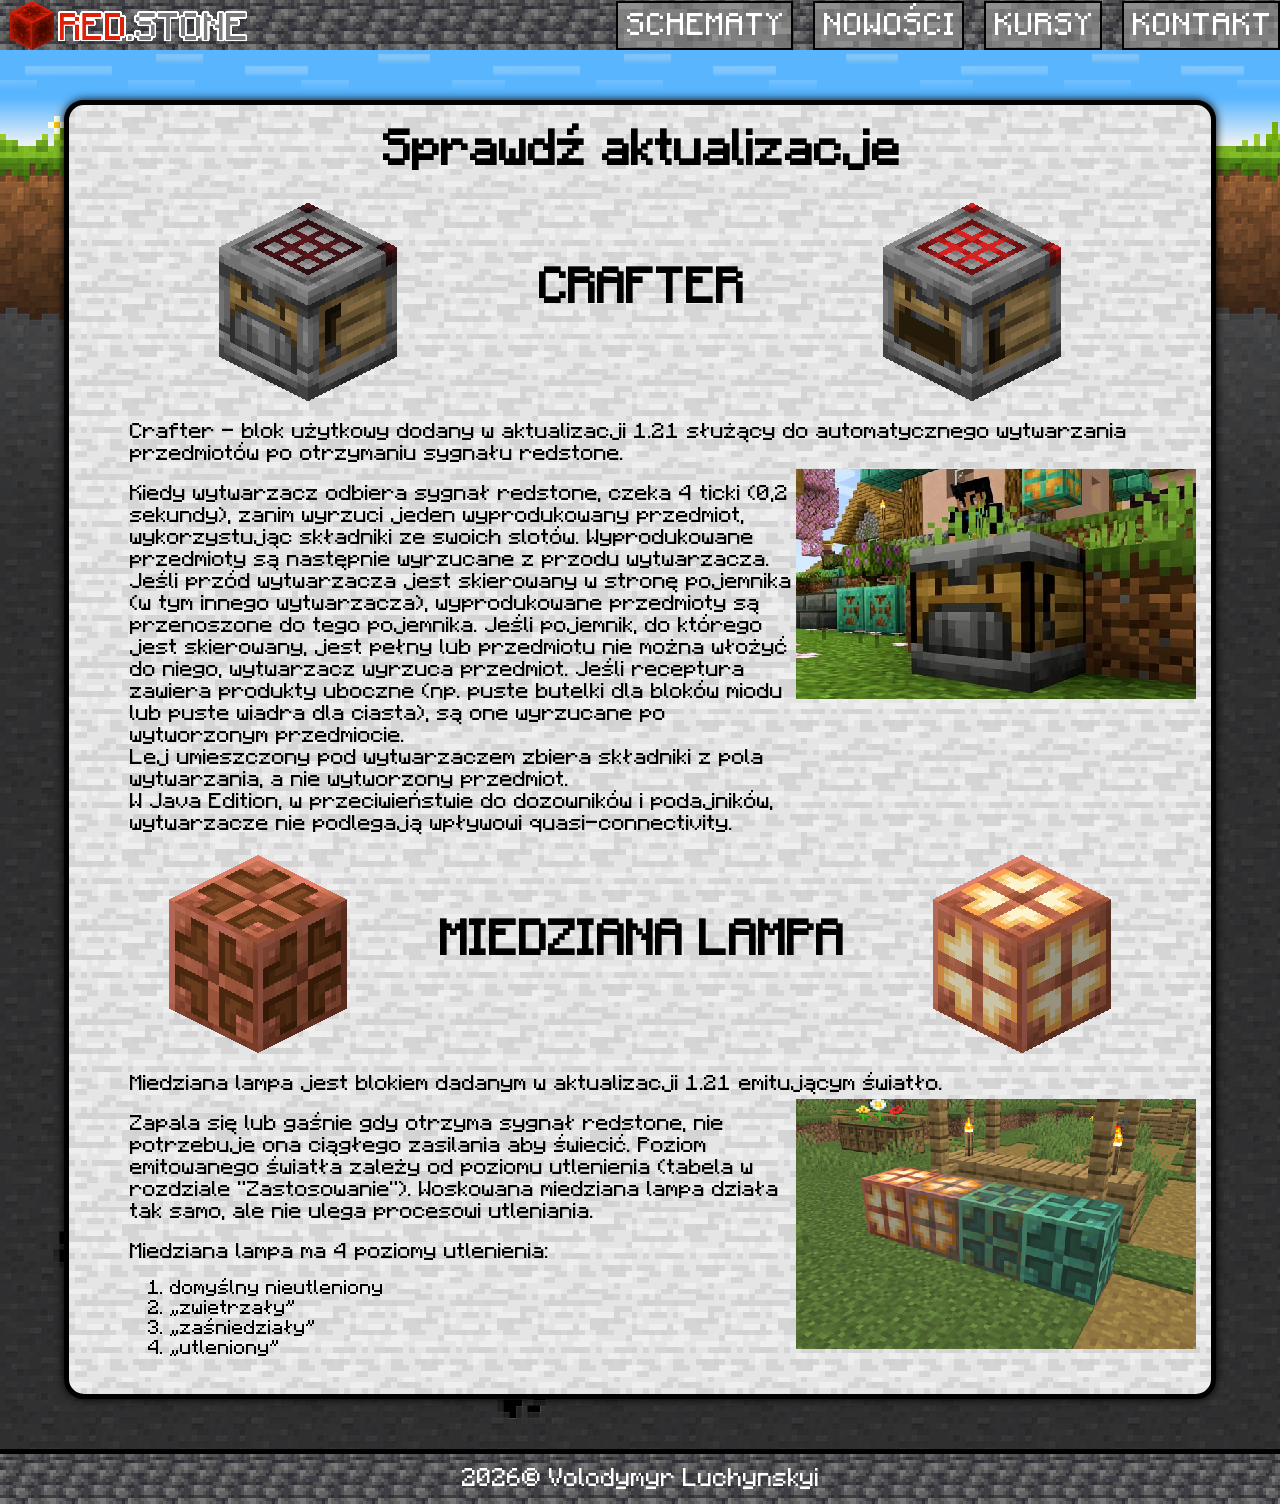
<file: aktualizacje.html>
<!DOCTYPE html>
<html lang="pl">
<head>
    <meta charset="UTF-8">
    <meta name="viewport" content="width=device-width, initial-scale=1.0">
    <title>Red.stone</title>
    <link rel="stylesheet" href="style.css">
    <link rel="icon" href="img/favicon.ico">
</head>
<body>
    <nav>
        <a href="index.html"><img src="img/redstone_logo.png" alt="redstone logo"></a>

        <ul>
            <li>
                <a href="schematy.html">SCHEMATY</a>
                <div class="dropdown">
                    <a href="schematy.html#bramy">Bramy logiczne</a>
                    <a href="schematy.html#dane">Komórki danych</a>
                    <a href="schematy.html#trans">Transmisja danych</a>
                </div>
            </li>
            
            <li>
                <a href="aktualizacje.html">NOWOŚCI</a>
                <div class="dropdown">
                    <a href="aktualizacje.html">Aktualizacje</a>
                </div>
            </li>
           
            <li>
                <a href="podstawowy.html">KURSY</a>
                <div class="dropdown">
                    <a href="podstawowy.html">Podstawowy</a>
                    <a href="zaawansowany.html">Zaawansowany</a>
                </div>
            </li>
            <li>
                <a href="kontakt.html">KONTAKT</a>
            </li>
        </ul>
    </nav>

    <main>
        <div class="artyk aktual">
            <h1>Sprawdź aktualizacje</h1>

            <div class="nazwa">
                <img width="200px" src="img/crafter.png" alt="crafter">
                <h1>CRAFTER</h1>
                <img width="200px" src="img/crafter_powered.png" alt="crafter">
            </div>

            <p>Crafter - blok użytkowy dodany w aktualizacji 1.21 służący do automatycznego wytwarzania przedmiotów po otrzymaniu sygnału redstone.</p>
            <div class="tresc">
                <p>Kiedy wytwarzacz odbiera sygnał redstone, czeka 4 ticki (0,2 sekundy), zanim wyrzuci jeden wyprodukowany przedmiot, wykorzystując składniki ze swoich slotów. Wyprodukowane przedmioty są następnie wyrzucane z przodu wytwarzacza. Jeśli przód wytwarzacza jest skierowany w stronę pojemnika (w tym innego wytwarzacza), wyprodukowane przedmioty są przenoszone do tego pojemnika. Jeśli pojemnik, do którego jest skierowany, jest pełny lub przedmiotu nie można włożyć do niego, wytwarzacz wyrzuca przedmiot. Jeśli receptura zawiera produkty uboczne (np. puste butelki dla bloków miodu lub puste wiadra dla ciasta), są one wyrzucane po wytworzonym przedmiocie.
                <br>Lej umieszczony pod wytwarzaczem zbiera składniki z pola wytwarzania, a nie wytworzony przedmiot.
                <br>W Java Edition, w przeciwieństwie do dozowników i podajników, wytwarzacze nie podlegają wpływowi quasi-connectivity.</p>                
                <img style="margin: 5px;" width="400px" height="100%" src="img/crafter_view.png" alt="crafter">
            </div>
            <br>
            <div class="nazwa">
                <img width="200px" src="img/Miedziana_lampa_off.png" alt="copper bulb">
                <h1>MIEDZIANA LAMPA</h1>
                <img width="200px" src="img/Miedziana_lampa_on.png" alt="copper bulb">
            </div>

            <p>Miedziana lampa jest blokiem dadanym w aktualizacji 1.21 emitującym światło.</p>
            <div class="tresc">
                <div>
                    <p>Zapala się lub gaśnie gdy otrzyma sygnał redstone, nie potrzebuje ona ciągłego zasilania aby świecić. Poziom emitowanego światła zależy od poziomu utlenienia (tabela w rozdziale "Zastosowanie"). Woskowana miedziana lampa działa tak samo, ale nie ulega procesowi utleniania.</p>
                    <p>Miedziana lampa ma 4 poziomy utlenienia:</p>
                    <ol>
                        <li>domyślny nieutleniony</li>
                        <li>„zwietrzały”</li>
                        <li>„zaśniedziały”</li>
                        <li>„utleniony”</li>
                    </ol>
                </div>
                <img style="margin: 5px;" width="400px" height="100%" src="img/Miedziana_lampa_view.png" alt="copper bulb">
            </div>
            
        </div>
    </main>
    
    <footer>
        <p>2026&copy Volodymyr Luchynskyi</p>
    </footer>

</body>
</html>
</file>
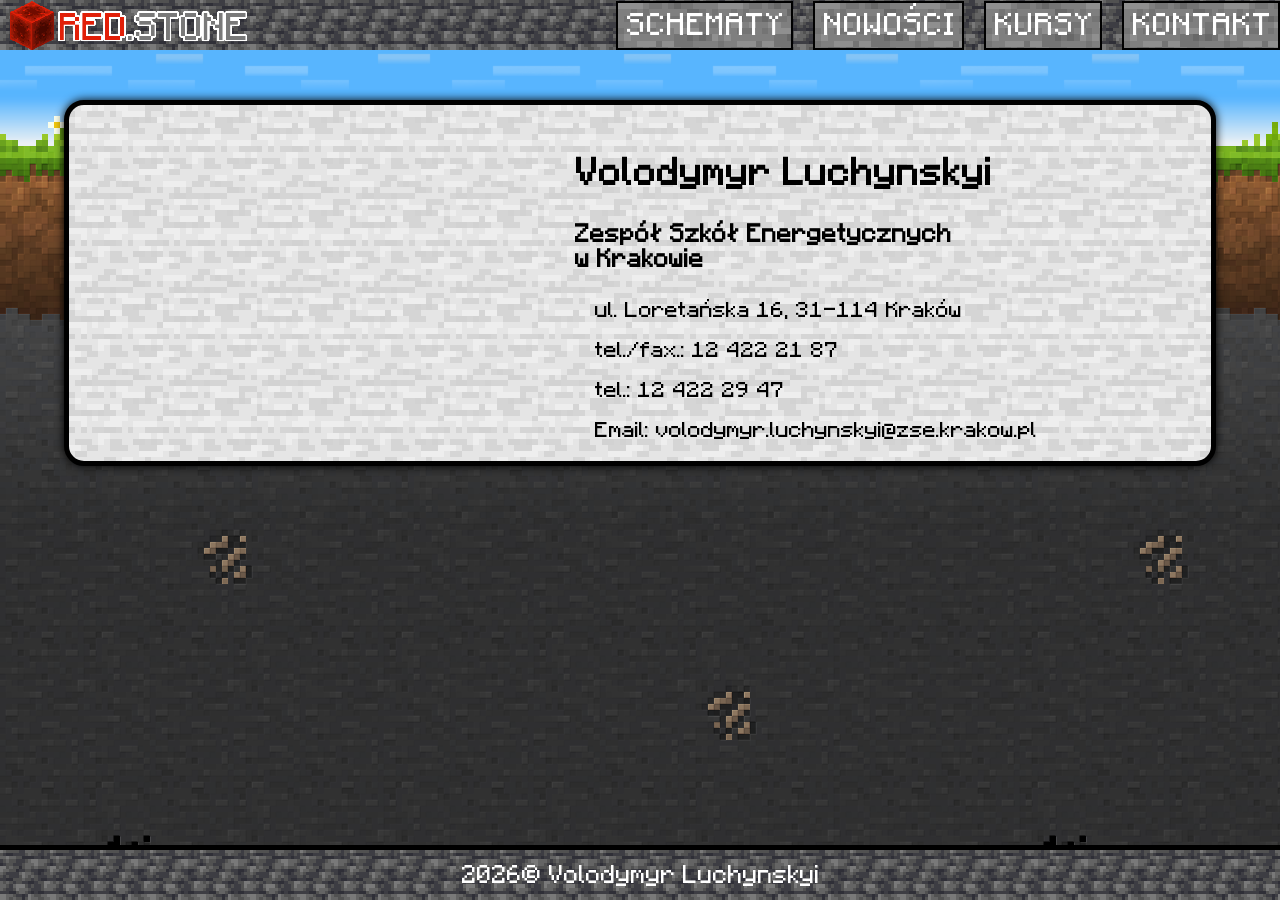
<file: kontakt.html>
<!DOCTYPE html>
<html lang="pl">
<head>
    <meta charset="UTF-8">
    <meta name="viewport" content="width=device-width, initial-scale=1.0">
    <title>Red.stone</title>
    <link rel="stylesheet" href="style.css">
    <link rel="icon" href="img/favicon.ico">
</head>
<body>
    <nav>
        <a href="index.html"><img src="img/redstone_logo.png" alt="redstone logo"></a>

        <ul>
            <li>
                <a href="schematy.html">SCHEMATY</a>
                <div class="dropdown">
                    <a href="schematy.html#bramy">Bramy logiczne</a>
                    <a href="schematy.html#dane">Komórki danych</a>
                    <a href="schematy.html#trans">Transmisja danych</a>
                </div>
            </li>
            
            <li>
                <a href="aktualizacje.html">NOWOŚCI</a>
                <div class="dropdown">
                    <a href="aktualizacje.html">Aktualizacje</a>
                </div>
            </li>
           
            <li>
                <a href="podstawowy.html">KURSY</a>
                <div class="dropdown">
                    <a href="podstawowy.html">Podstawowy</a>
                    <a href="zaawansowany.html">Zaawansowany</a>
                </div>
            </li>
            <li>
                <a href="kontakt.html">KONTAKT</a>
            </li>
        </ul>
    </nav>

    <main>
        <div class="artyk kont">
            <iframe title="Mapa" src="https://www.google.com/maps/embed?pb=!1m18!1m12!1m3!1d2561.3181140478337!2d19.928298976948383!3d50.061603815284805!2m3!1f0!2f0!3f0!3m2!1i1024!2i768!4f13.1!3m3!1m2!1s0x47165b0c0bfa98f7%3A0xb8658f9aef5ac16e!2sTechnikum%20Energetyczno%20Elektroniczne%20im.%20Tadeusza%20Ko%C5%9Bciuszki%20nr%209%20w%20Krakowie!5e0!3m2!1spl!2spl!4v1685269340895!5m2!1spl!2spl" allowfullscreen="" loading="lazy" referrerpolicy="no-referrer-when-downgrade" style="border: 0px;"></iframe>
            <div>
                <h3>Volodymyr Luchynskyi<h3>
                <h4>Zespół Szkół Energetycznych<br>w Krakowie</h4>
                <p >ul. Loretańska 16, 31-114 Kraków</p>
                <p>tel./fax.: 12 422 21 87</p>
                <p>tel.: 12 422 29 47</p>
                <p>Email: volodymyr.luchynskyi@&shyzse.krakow.pl</p>
            </div>
        </div>
    </main>
    
    <footer>
        <p>2026&copy Volodymyr Luchynskyi</p>
    </footer>

</body>
</html>
</file>
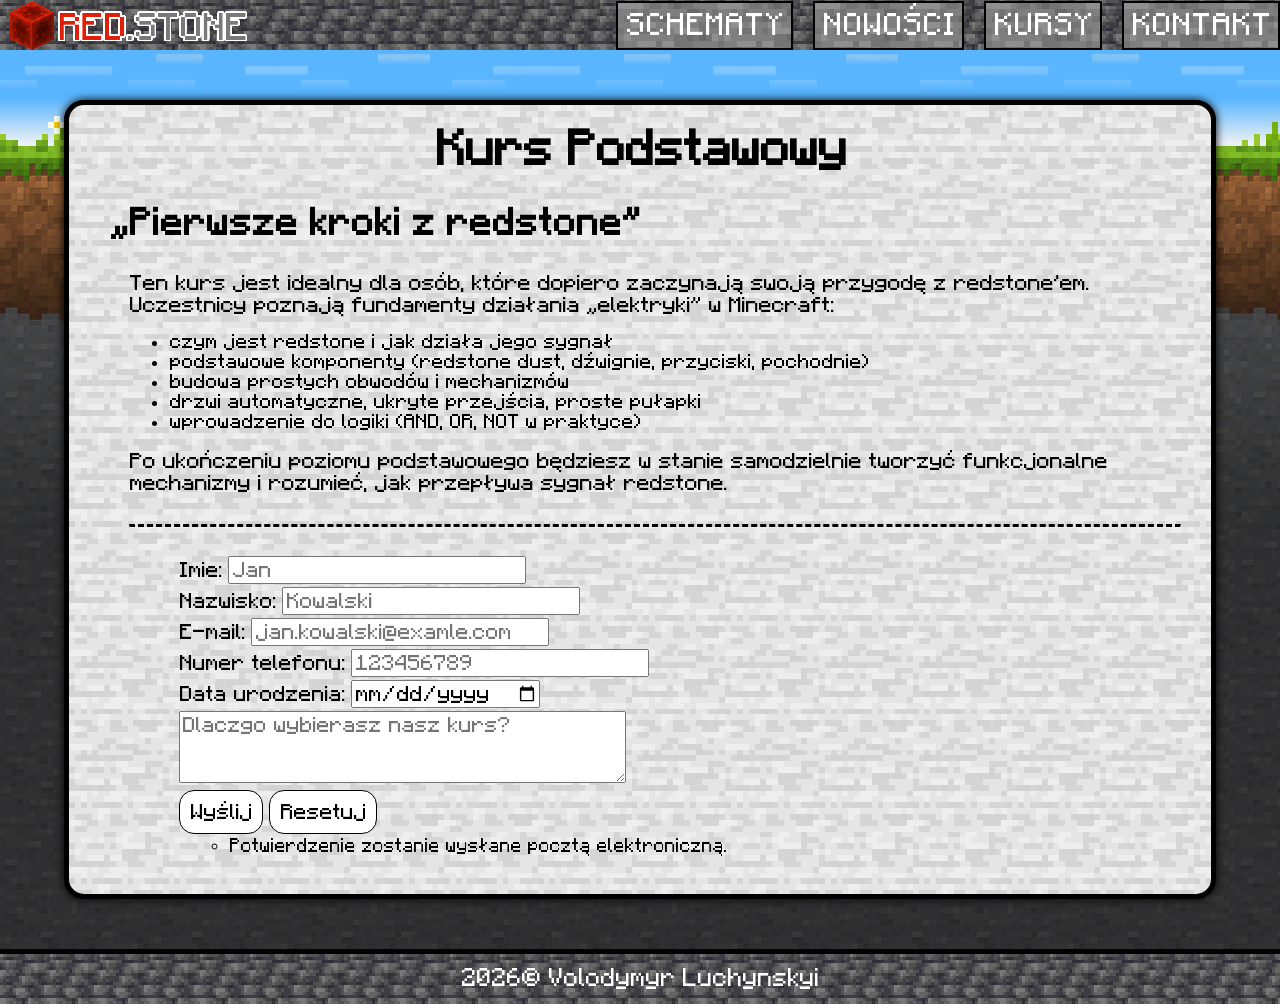
<file: podstawowy.html>
<!DOCTYPE html>
<html lang="pl">
<head>
    <meta charset="UTF-8">
    <meta name="viewport" content="width=device-width, initial-scale=1.0">
    <title>Red.stone</title>
    <link rel="stylesheet" href="style.css">
    <link rel="icon" href="img/favicon.ico">
</head>
<body>
    <nav>
        <a href="index.html"><img src="img/redstone_logo.png" alt="redstone logo"></a>

        <ul>
            <li>
                <a href="schematy.html">SCHEMATY</a>
                <div class="dropdown">
                    <a href="schematy.html#bramy">Bramy logiczne</a>
                    <a href="schematy.html#dane">Komórki danych</a>
                    <a href="schematy.html#trans">Transmisja danych</a>
                </div>
            </li>
            
            <li>
                <a href="aktualizacje.html">NOWOŚCI</a>
                <div class="dropdown">
                    <a href="aktualizacje.html">Aktualizacje</a>
                </div>
            </li>
           
            <li>
                <a href="podstawowy.html">KURSY</a>
                <div class="dropdown">
                    <a href="podstawowy.html">Podstawowy</a>
                    <a href="zaawansowany.html">Zaawansowany</a>
                </div>
            </li>
            <li>
                <a href="kontakt.html">KONTAKT</a>
            </li>
        </ul>
    </nav>

    <main>
        <div class="artyk kurs">
            <h1>Kurs Podstawowy</h1>
            <h3>„Pierwsze kroki z redstone”</h3>
            <p>Ten kurs jest idealny dla osób, które dopiero zaczynają swoją przygodę z redstone’em. Uczestnicy poznają fundamenty działania „elektryki” w Minecraft:</p>
            <ul>
                <li>czym jest redstone i jak działa jego sygnał</li>
                <li>podstawowe komponenty (redstone dust, dźwignie, przyciski, pochodnie)</li>
                <li>budowa prostych obwodów i mechanizmów</li>
                <li>drzwi automatyczne, ukryte przejścia, proste pułapki</li>
                <li>wprowadzenie do logiki (AND, OR, NOT w praktyce)</li>
            </ul>
            <p>Po ukończeniu poziomu podstawowego będziesz w stanie samodzielnie tworzyć funkcjonalne mechanizmy i rozumieć, jak przepływa sygnał redstone.</p>
            
            <hr>

            <form class="form" action="action_page.php" method="post">
                <label for="fname">Imie:</label>
                <input type="text" id="fname" name="fname" placeholder="Jan" required><br>
                <label for="lname">Nazwisko:</label>
                <input type="text" id="lname" name="lname" placeholder="Kowalski" required><br>
                <label for="mail">E-mail:</label>
                <input type="email" id="mail" name="mail" placeholder="jan.kowalski@examle.com" required><br>
                <label for="numer">Numer telefonu:</label>
                <input type="tel" id="numer" name="numer" placeholder="123456789" pattern="[0-9]{3}[ -]?[0-9]{3}[ -]?[0-9]{3}" required><br>
                <label for="data">Data urodzenia:</label>
                <input type="date" id="data" name="data" required><br>
                <textarea id="mesg" name="mesg" rows="3" cols="30" placeholder="Dlaczgo wybierasz nasz kurs?"></textarea><br>
                <input class="submit" type="submit" value="Wyślij">
                <input class="reset" type="reset" value="Resetuj">
                <ul><li>Potwierdzenie zostanie wysłane pocztą elektroniczną.</li></ul>
            </form>
        
        </div>
    </main>
    
    <footer>
        <p>2026&copy Volodymyr Luchynskyi</p>
    </footer>

</body>
</html>
</file>
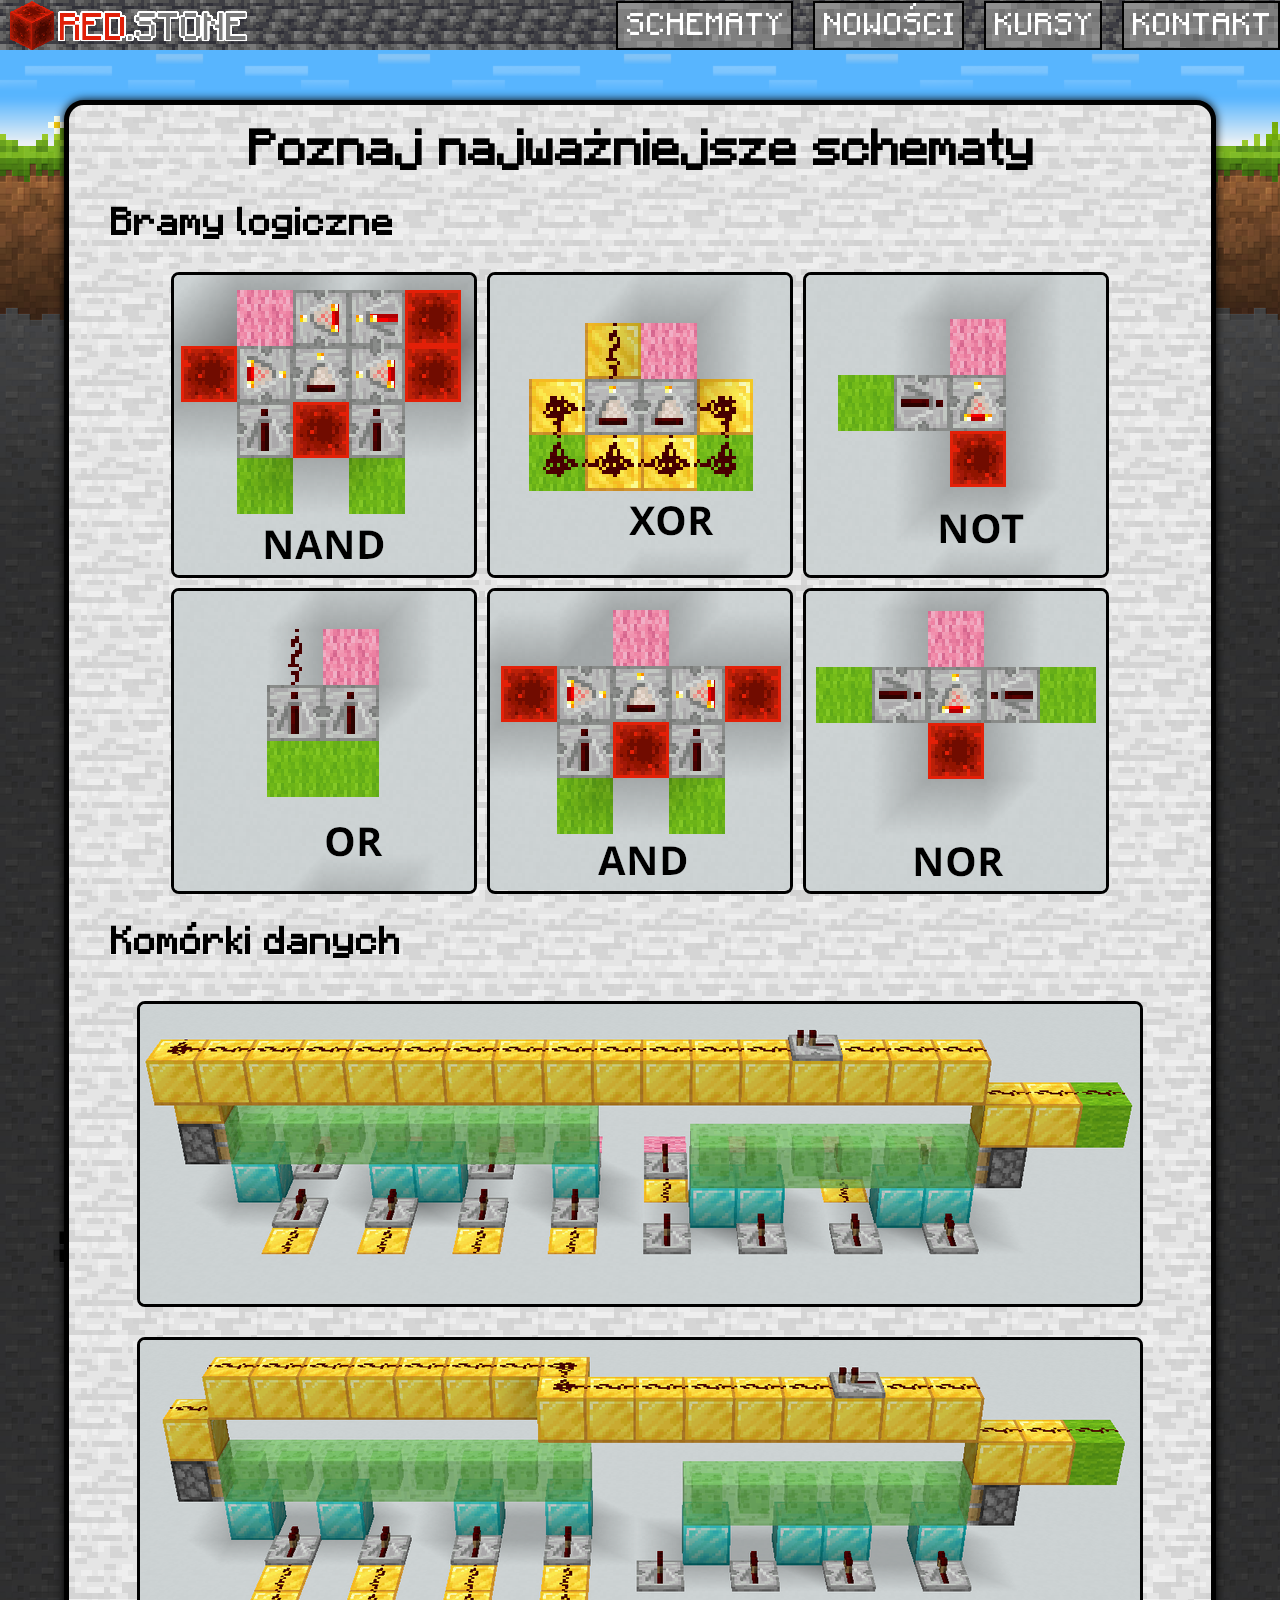
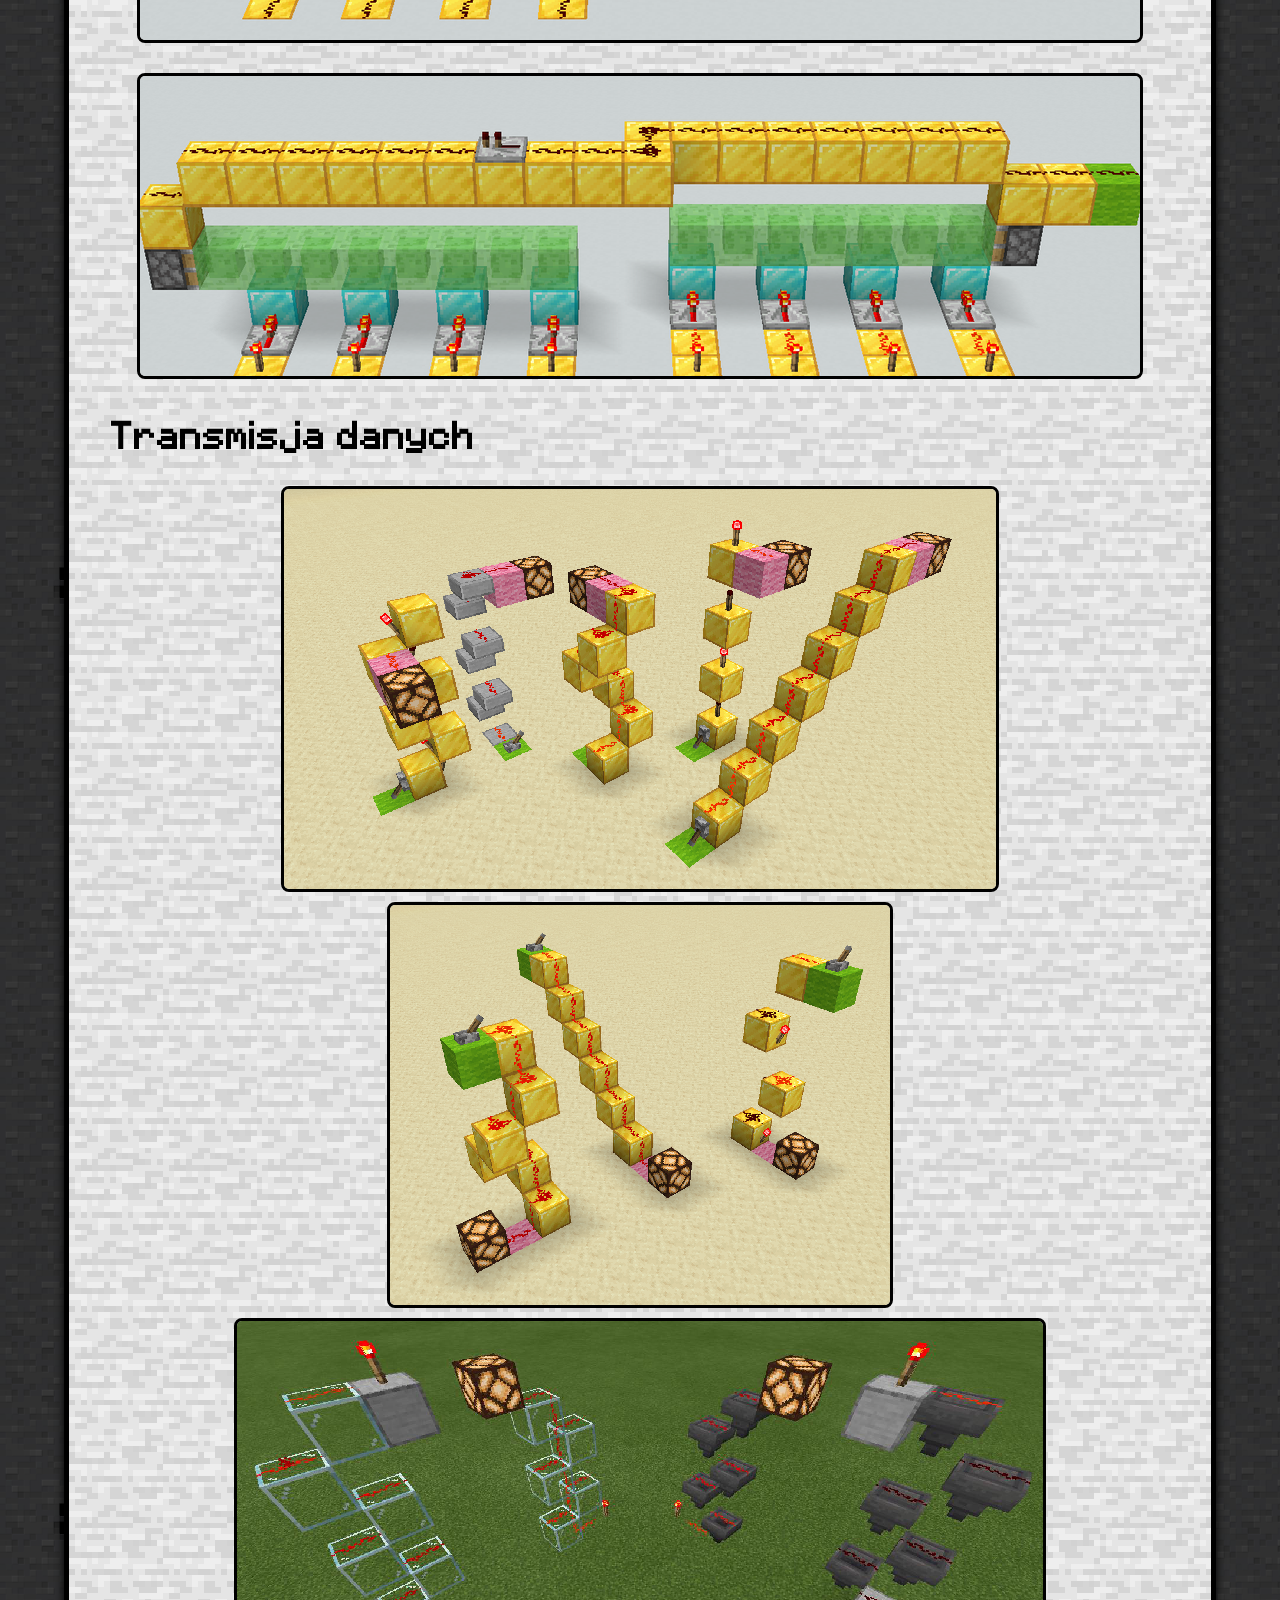
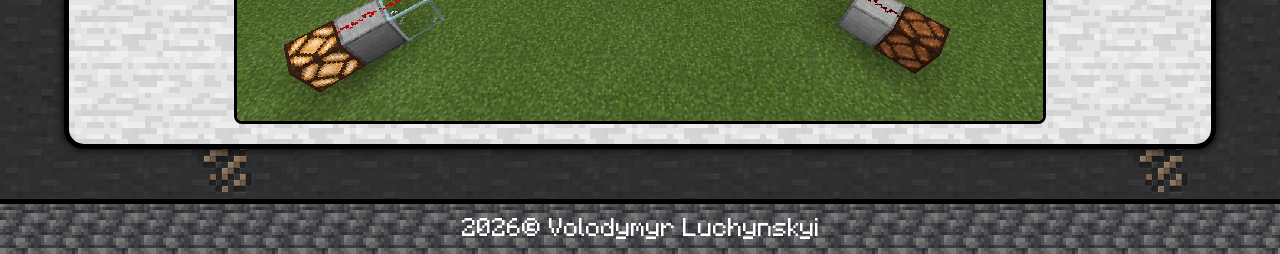
<file: schematy.html>
<!DOCTYPE html>
<html lang="pl">
<head>
    <meta charset="UTF-8">
    <meta name="viewport" content="width=device-width, initial-scale=1.0">
    <title>Red.stone</title>
    <link rel="stylesheet" href="style.css">
    <link rel="icon" href="img/favicon.ico">
</head>
<body>
    <nav>
        <a href="index.html"><img src="img/redstone_logo.png" alt="redstone logo"></a>

        <ul>
            <li>
                <a href="schematy.html">SCHEMATY</a>
                <div class="dropdown">
                    <a href="schematy.html#bramy">Bramy logiczne</a>
                    <a href="schematy.html#dane">Komórki danych</a>
                    <a href="schematy.html#trans">Transmisja danych</a>
                </div>
            </li>
            
            <li>
                <a href="aktualizacje.html">NOWOŚCI</a>
                <div class="dropdown">
                    <a href="aktualizacje.html">Aktualizacje</a>
                </div>
            </li>
           
            <li>
                <a href="podstawowy.html">KURSY</a>
                <div class="dropdown">
                    <a href="podstawowy.html">Podstawowy</a>
                    <a href="zaawansowany.html">Zaawansowany</a>
                </div>
            </li>
            <li>
                <a href="kontakt.html">KONTAKT</a>
            </li>
        </ul>
    </nav>

    <main>
        <div class="artyk schem">
            <h1>Poznaj najważniejsze schematy</h1>
            <h3 id="bramy">Bramy logiczne</h3>

            <div class="galeria small">
                <img src="img/schem/nand.png">
                <img src="img/schem/xor.png">
                <img src="img/schem/not.png">
                <img src="img/schem/or.png">
                <img src="img/schem/and.png">
                <img src="img/schem/nor.png">
            </div>

            <h3 id="dane">Komórki danych</h3>
            <div class="galeria big">
                <img src="img/schem/1bit.png">
                <img src="img/schem/2bit.png">
                <img src="img/schem/3bit.png">
            </div>

            <h3 id="trans">Transmisja danych</h3>
            <div class="galeria med">
                <img src="img/schem/VertTransPositive.png">
                <img src="img/schem/VertTransNegative.png">
                <img src="img/schem/VertTrans.png">
            </div>
            
        </div>
    </main>
    
    <footer>
        <p>2026&copy Volodymyr Luchynskyi</p>
    </footer>

</body>
</html>
</file>
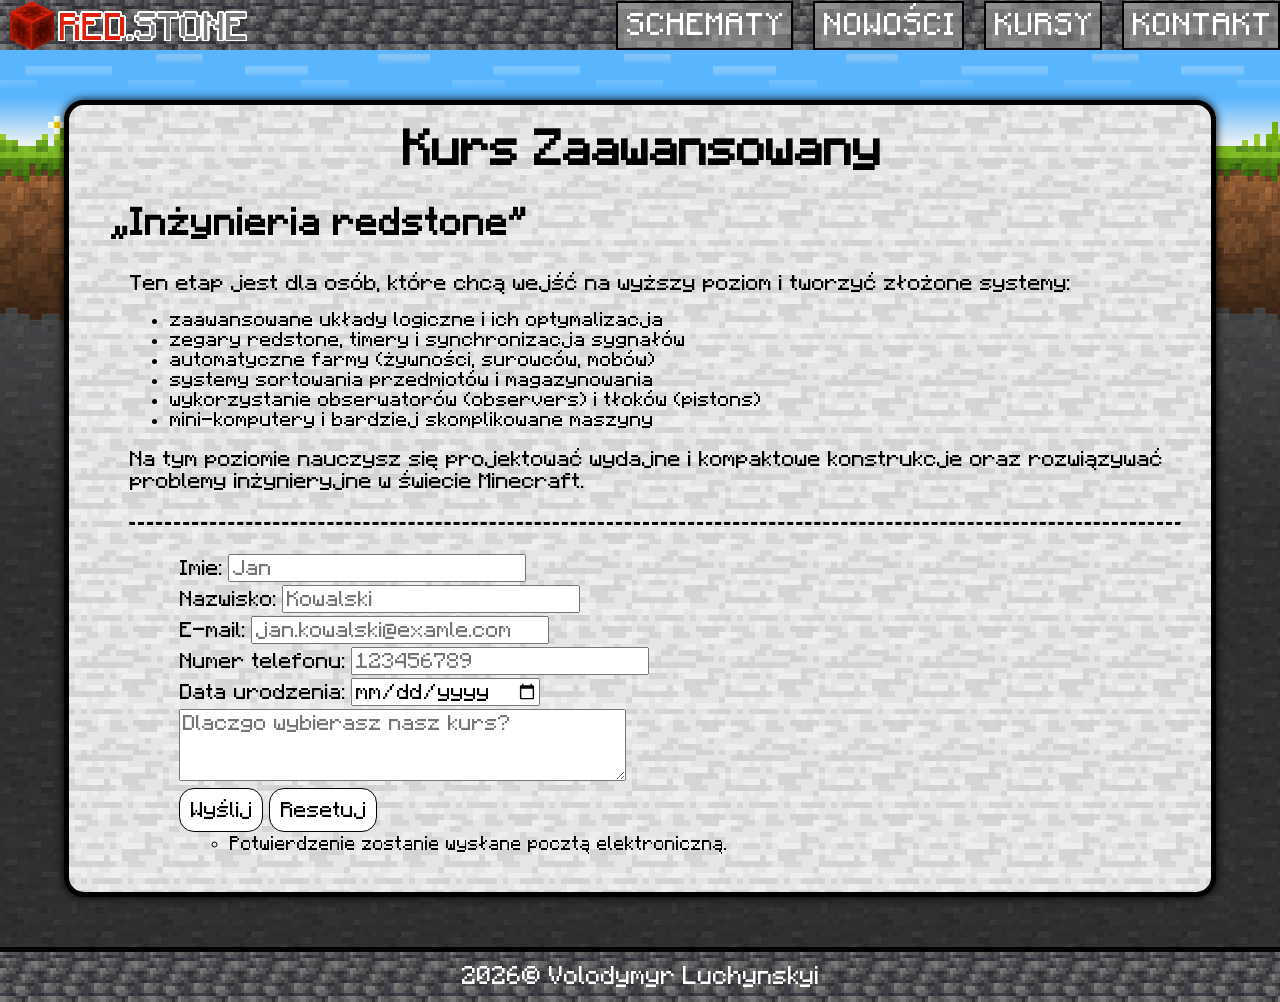
<file: zaawansowany.html>
<!DOCTYPE html>
<html lang="pl">
<head>
    <meta charset="UTF-8">
    <meta name="viewport" content="width=device-width, initial-scale=1.0">
    <title>Red.stone</title>
    <link rel="stylesheet" href="style.css">
    <link rel="icon" href="img/favicon.ico">
</head>
<body>
    <nav>
        <a href="index.html"><img src="img/redstone_logo.png" alt="redstone logo"></a>

        <ul>
            <li>
                <a href="schematy.html">SCHEMATY</a>
                <div class="dropdown">
                    <a href="schematy.html#bramy">Bramy logiczne</a>
                    <a href="schematy.html#dane">Komórki danych</a>
                    <a href="schematy.html#trans">Transmisja danych</a>
                </div>
            </li>
            
            <li>
                <a href="aktualizacje.html">NOWOŚCI</a>
                <div class="dropdown">
                    <a href="aktualizacje.html">Aktualizacje</a>
                </div>
            </li>
           
            <li>
                <a href="podstawowy.html">KURSY</a>
                <div class="dropdown">
                    <a href="podstawowy.html">Podstawowy</a>
                    <a href="zaawansowany.html">Zaawansowany</a>
                </div>
            </li>
            <li>
                <a href="kontakt.html">KONTAKT</a>
            </li>
        </ul>
    </nav>

    <main>
        <div class="artyk kurs">
            <h1>Kurs Zaawansowany</h1>
            <h3>„Inżynieria redstone”</h3>
            <p>Ten etap jest dla osób, które chcą wejść na wyższy poziom i tworzyć złożone systemy:</p>
            <ul>
                <li>zaawansowane układy logiczne i ich optymalizacja</li>
                <li>zegary redstone, timery i synchronizacja sygnałów</li>
                <li>automatyczne farmy (żywności, surowców, mobów)</li>
                <li>systemy sortowania przedmiotów i magazynowania</li>
                <li>wykorzystanie obserwatorów (observers) i tłoków (pistons)</li>
                <li>mini-komputery i bardziej skomplikowane maszyny</li>
            </ul>
            <p>Na tym poziomie nauczysz się projektować wydajne i kompaktowe konstrukcje oraz rozwiązywać problemy inżynieryjne w świecie Minecraft.</p>
            <hr>
            <form class="form" action="action_page.php" method="post">
                    <label for="fname">Imie:</label>
                    <input type="text" id="fname" name="fname" placeholder="Jan" required><br>
                    <label for="lname">Nazwisko:</label>
                    <input type="text" id="lname" name="lname" placeholder="Kowalski" required><br>
                    <label for="mail">E-mail:</label>
                    <input type="email" id="mail" name="mail" placeholder="jan.kowalski@examle.com" required><br>
                    <label for="numer">Numer telefonu:</label>
                    <input type="tel" id="numer" name="numer" placeholder="123456789" pattern="[0-9]{3}[ -]?[0-9]{3}[ -]?[0-9]{3}" required><br>
                    <label for="data">Data urodzenia:</label>
                    <input type="date" id="data" name="data" required><br>
                    <textarea id="mesg" name="mesg" rows="3" cols="30" placeholder="Dlaczgo wybierasz nasz kurs?"></textarea><br>
                    <input class="submit" type="submit" value="Wyślij">
                    <input class="reset" type="reset" value="Resetuj">
                    <ul><li>Potwierdzenie zostanie wysłane pocztą elektroniczną.</li></ul>
                </form>
        
        </div>
    </main>
    
    <footer>
        <p>2026&copy Volodymyr Luchynskyi</p>
    </footer>

</body>
</html>
</file>
<file: style.css>
body {
    margin: 0;
    padding: 0;
    font-family: pixel;
    background-image: url(img/deepslate.png);
    image-rendering: pixelated;
    background-size: 50px;
}

@font-face {
  font-family: pixel;
  src: url(fonts/Minecraft.ttf);
}

@font-face {
  font-family: fancy;
  src: url(fonts/parfumerie-script-old-style.ttf);
}

nav {
    color:white;
    background-image:  url(img/deepslate.png);
    background-size: 50px; 
    height: 50px;
    image-rendering: pixelated;
    display: flex;
    justify-content: right;
    align-items: center;
    flex-direction: row;
}

nav * {
    margin-top: 0px;
    margin-bottom: 0px;
}

@media (max-width: 950px){
    nav {
        height: 108px;
        flex-direction: column;
    }
    nav ul {
        margin-right: auto;
    }
    .nazwa {
        flex-direction: column;
    }
    .tresc {
        flex-direction: column;
    }
}

nav li{
    z-index: 1;
}

li .dropdown {
    position: absolute;
    z-index: -1;
    pointer-events: none;
    flex-direction: column;
    display: flex;
    opacity: 0;
    transform: translateY(-10px);
    transition: opacity .3s ease, transform .3s ease;
}

li:hover .dropdown{
    opacity: 1;
    transform: translateY(0);
    pointer-events: auto;
}

nav ul{
    list-style: none;
    padding-left: 0px;
    margin-left: auto;
    display: flex;
    flex-direction: row;
    gap: 20px;
}

nav ul a {
    display: block;
    flex-direction: row;
    padding: 7px 7px;
    background-image: url(img/stone.png);
    border: 2px black solid;
    background-size: 100px;
    font-size: 25px;
    color:white;
    text-decoration: none;
}

@media (max-width: 700px){
    nav ul{
        gap: 0px;
    }
    nav ul a{
        font-size: 15px;
    }
}

nav img {
    height: 50px;
    margin: 5px 10px 0px 10px;
}

header img{
    display: block;
    margin: auto;
}

header {
    background-image: url(img/2026-03-03_21.32.32.png);
    width: 100%;
    padding-top: 30px;
    padding-bottom: 30px;
}

header h1 {
    font-size: 150px;
    color: red;
    text-align: center;
    font-family: "brush script mt";
    -webkit-text-stroke: 0.5px darkred;
    margin-top: 0px;
    margin-bottom: 0px;
}
@media (max-width: 700px){
    header h1 {
        font-size: 20vw;
    }
}

header h2 {
    font-size: 3vw;
    color: red;
    text-align: center;
    font-family: pixel;
    -webkit-text-stroke: 0.5px darkred;
    margin-top: 0px;
}
header button {
    display: block;
    margin: 0 auto;
    margin-top: 30vh;
    padding: 20px 20px;
    font-size: 25px;
    color: Black;
    background-color: white;
    border: none;
    border-radius: 100px;
    cursor: pointer;
}
header button a {
    color: black;
    text-decoration: none;
}

main {
    background-image: url(img/Header-background.png), url(img/Background.png);
    background-repeat: repeat-x, repeat;   
    padding: 50px 0px;
    min-height: calc(100vh - 205px);
}

.artyk{
    background-color: darkslategrey;
    margin-left: 5%;
    margin-right: 5%;
    border-radius: 20px;
    border: 5px black solid;
    background-image: url(img/background_white.png);
    background-size: 750px;
    image-rendering: pixelated;
    padding: 20px 10px;
    box-shadow: 0px 0px 10px black;
}

.artyk h1, .artyk h2 {
    font-size: 40px;
    text-align: center;
    margin-top: 0px;
}

.artyk h3 {
    font-size: 30px;
    margin-left: 30px;
}

.artyk h4 {
    font-size: 20px;
    margin-left: 30px;
}

.artyk p {
    margin-bottom: 0px;
    font-size: 18px;
    margin-left: 50px;
}

.aktual .nazwa {
    display: flex;
    align-items: center;
    justify-content: center;
}

.aktual img {
   display: block;
   margin: auto;
   display: flex;
}

@media (max-width: 500px){
    .tresc img {
        width: 100%;
    }
}

.tresc {
    display: flex;
}

.artyk li {
    margin-left: 50px;
}

.galeria {
    display: flex;
    flex-wrap: wrap;
    gap: 10px;
    justify-content: center;
}

.galeria img {
    height: auto;
    border-radius: 8px;
    border: 3px solid black;
}

.galeria.small {
    padding-left: 50px;
    padding-right: 50px;
}

@media (max-width: 900px) {
    .small img {
        width: 33%;
    }
}

@media (max-width: 600px) {
    .small img {
        width: 50%;
    }
    .small{
        padding: 0px;
    }
}

.galeria.big img {
    width: 100%;
    max-width: 1000px;
    margin: 10px;
}

.galeria.med img {
    height: 100% - 10px;
    max-height: 400px;
}

form * {
    font-family: pixel;
    font-size: 17.5px;
    margin-top: 3px;
}

form {
    margin-left: 100px;
}

hr {
    border-top: dashed black;
    margin: 30px 20px 25px 50px;
}

form ul {
    padding-left: 0px;
}

form ul li {
    font-size: 15px;
    list-style:circle;
}

.submit, .reset {
    background-color: white;
    border: black solid 1px;
    border-radius: 15px;
    padding: 10px;
    cursor:pointer;
}

@media (max-width:900px){
    form{
        margin-left: 50px;
    }
}

.kont {
    display: flex;
    flex-direction: row;
    justify-content: center;
}

@media (max-width:950px){
    .kont{
        flex-direction: column-reverse;
    }
}

footer {
    background-image: url(img/deepslate.png);
    background-size: 50px;
    height: 50px;
    image-rendering: pixelated;
    display: flex;
    align-items: center;
    justify-content: center;
    border-top: 5px solid black;
}

footer p {
    color: white;
    font-size: 20px;
}
</file>
